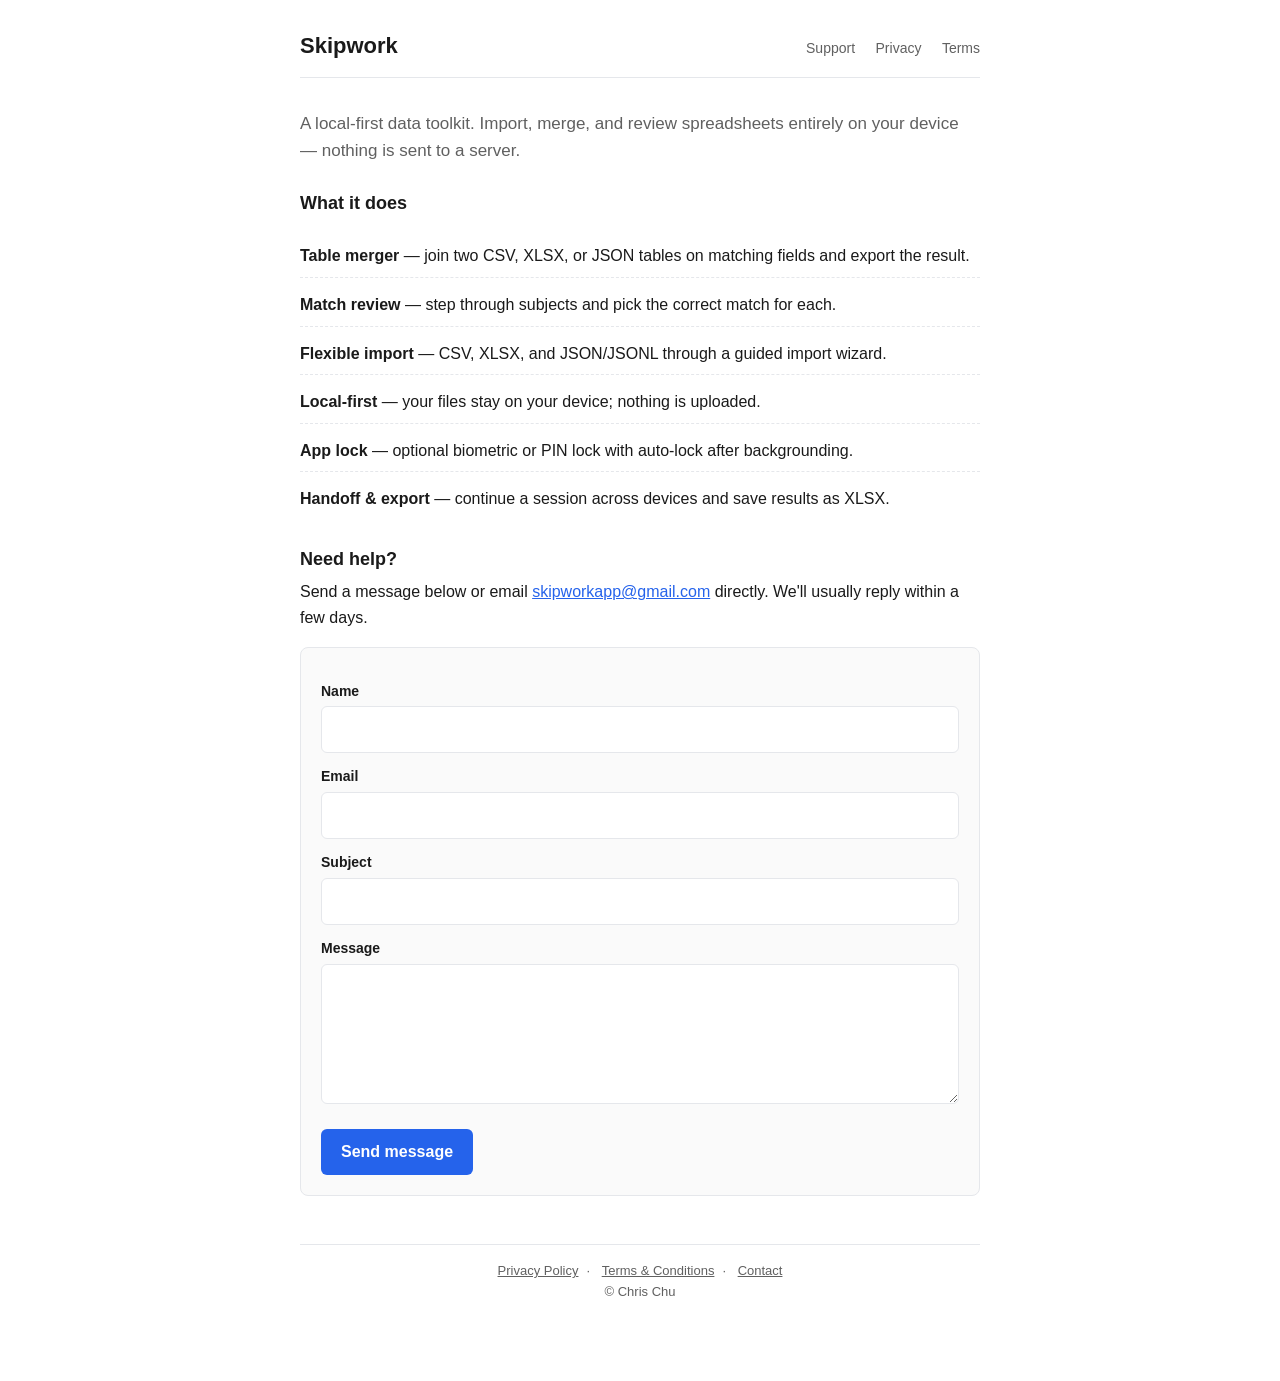
<file: docs/index.html>
<!doctype html>
<html lang="en">
<head>
  <meta charset="utf-8">
  <meta name="viewport" content="width=device-width, initial-scale=1">
  <title>Skipwork — Support</title>
  <meta name="description" content="Support and contact for Skipwork, a local-first data toolkit for merging and reviewing spreadsheets on macOS and iOS.">
  <link rel="stylesheet" href="style.css">
</head>
<body>
  <div class="wrap">
    <header>
      <h1>Skipwork</h1>
      <nav>
        <a href="index.html">Support</a>
        <a href="privacy.html">Privacy</a>
        <a href="terms.html">Terms</a>
      </nav>
    </header>

    <main>
      <p class="lead">A local-first data toolkit. Import, merge, and review spreadsheets entirely on your device — nothing is sent to a server.</p>

      <h2>What it does</h2>
      <ul class="feature-list">
        <li><strong>Table merger</strong> — join two CSV, XLSX, or JSON tables on matching fields and export the result.</li>
        <li><strong>Match review</strong> — step through subjects and pick the correct match for each.</li>
        <li><strong>Flexible import</strong> — CSV, XLSX, and JSON/JSONL through a guided import wizard.</li>
        <li><strong>Local-first</strong> — your files stay on your device; nothing is uploaded.</li>
        <li><strong>App lock</strong> — optional biometric or PIN lock with auto-lock after backgrounding.</li>
        <li><strong>Handoff &amp; export</strong> — continue a session across devices and save results as XLSX.</li>
      </ul>

      <h2>Need help?</h2>
      <p>Send a message below or email <a href="mailto:skipworkapp@gmail.com">skipworkapp@gmail.com</a> directly. We'll usually reply within a few days.</p>

      <form class="contact" action="https://formspree.io/f/mbdqpbje" method="POST">
        <input type="hidden" name="_subject" value="[Skipwork support]">

        <label for="name">Name</label>
        <input type="text" id="name" name="name" required autocomplete="name">

        <label for="email">Email</label>
        <input type="email" id="email" name="email" required autocomplete="email">

        <label for="subject">Subject</label>
        <input type="text" id="subject" name="subject" required>

        <label for="message">Message</label>
        <textarea id="message" name="message" required></textarea>

        <div class="gotcha" aria-hidden="true">
          <label for="_gotcha">Leave this field empty</label>
          <input type="text" id="_gotcha" name="_gotcha" tabindex="-1" autocomplete="off">
        </div>

        <button type="submit">Send message</button>
      </form>
    </main>

    <footer>
      <a href="privacy.html">Privacy Policy</a>·
      <a href="terms.html">Terms &amp; Conditions</a>·
      <a href="mailto:skipworkapp@gmail.com">Contact</a>
      <p>&copy; Chris Chu</p>
    </footer>
  </div>
</body>
</html>
</file>
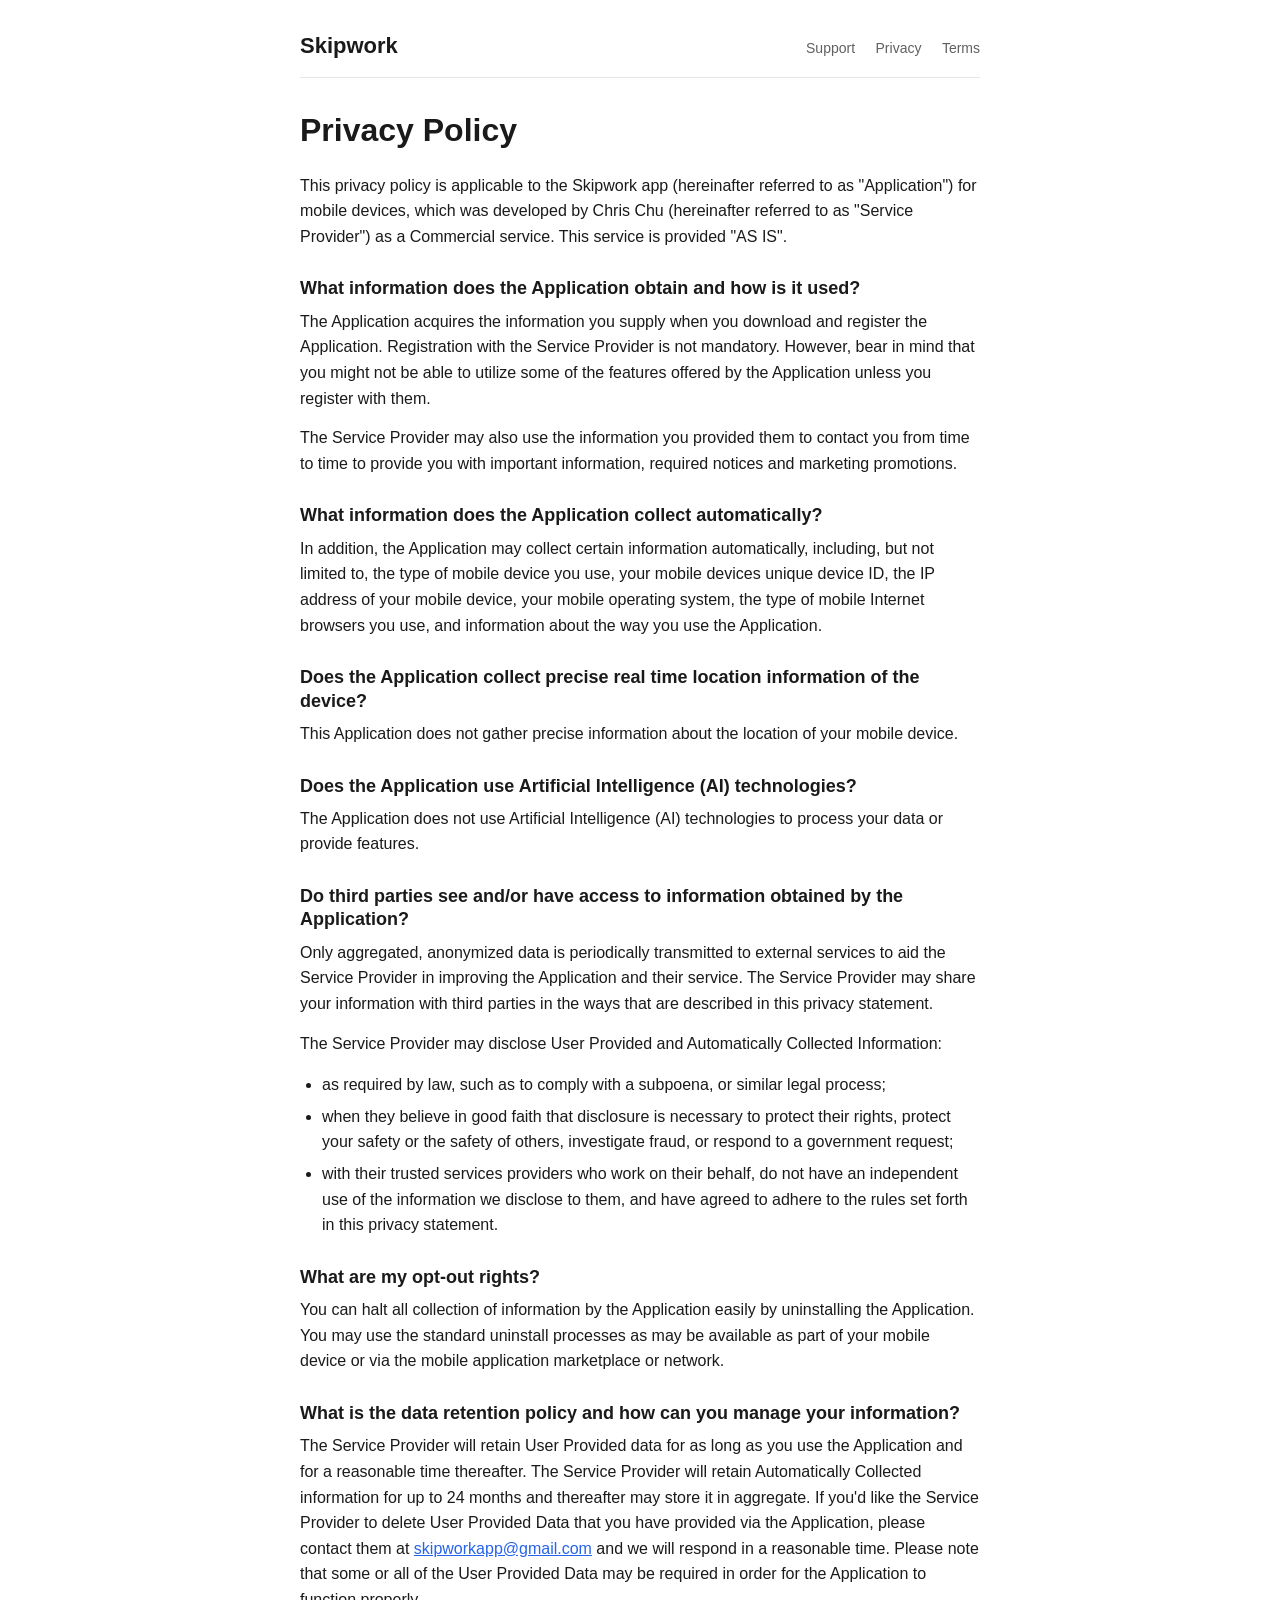
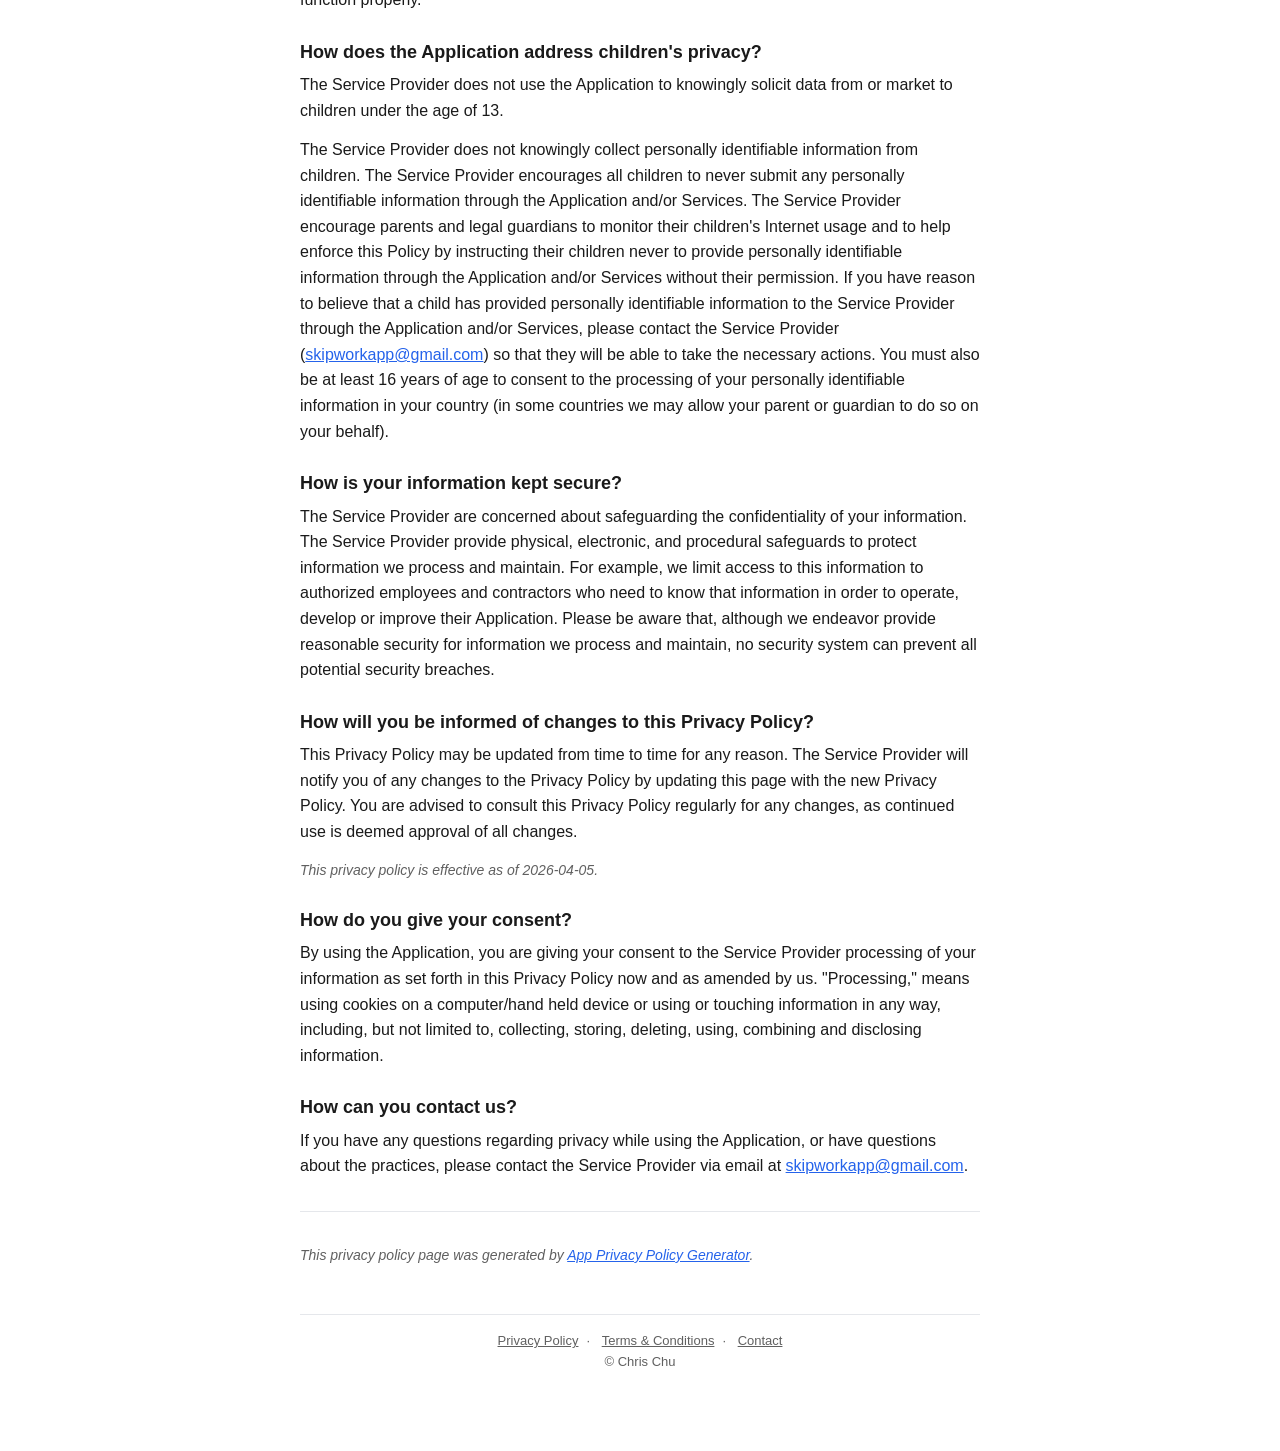
<file: docs/privacy.html>
<!doctype html>
<html lang="en">
<head>
  <meta charset="utf-8">
  <meta name="viewport" content="width=device-width, initial-scale=1">
  <title>Privacy Policy — Skipwork</title>
  <meta name="description" content="Privacy policy for the Skipwork app.">
  <link rel="stylesheet" href="style.css">
</head>
<body>
  <div class="wrap">
    <header>
      <h1>Skipwork</h1>
      <nav>
        <a href="index.html">Support</a>
        <a href="privacy.html">Privacy</a>
        <a href="terms.html">Terms</a>
      </nav>
    </header>

    <main>
      <h1>Privacy Policy</h1>

      <p>This privacy policy is applicable to the Skipwork app (hereinafter referred to as "Application") for mobile devices, which was developed by Chris Chu (hereinafter referred to as "Service Provider") as a Commercial service. This service is provided "AS IS".</p>

      <h2>What information does the Application obtain and how is it used?</h2>
      <p>The Application acquires the information you supply when you download and register the Application. Registration with the Service Provider is not mandatory. However, bear in mind that you might not be able to utilize some of the features offered by the Application unless you register with them.</p>
      <p>The Service Provider may also use the information you provided them to contact you from time to time to provide you with important information, required notices and marketing promotions.</p>

      <h2>What information does the Application collect automatically?</h2>
      <p>In addition, the Application may collect certain information automatically, including, but not limited to, the type of mobile device you use, your mobile devices unique device ID, the IP address of your mobile device, your mobile operating system, the type of mobile Internet browsers you use, and information about the way you use the Application.</p>

      <h2>Does the Application collect precise real time location information of the device?</h2>
      <p>This Application does not gather precise information about the location of your mobile device.</p>

      <h2>Does the Application use Artificial Intelligence (AI) technologies?</h2>
      <p>The Application does not use Artificial Intelligence (AI) technologies to process your data or provide features.</p>

      <h2>Do third parties see and/or have access to information obtained by the Application?</h2>
      <p>Only aggregated, anonymized data is periodically transmitted to external services to aid the Service Provider in improving the Application and their service. The Service Provider may share your information with third parties in the ways that are described in this privacy statement.</p>
      <p>The Service Provider may disclose User Provided and Automatically Collected Information:</p>
      <ul>
        <li>as required by law, such as to comply with a subpoena, or similar legal process;</li>
        <li>when they believe in good faith that disclosure is necessary to protect their rights, protect your safety or the safety of others, investigate fraud, or respond to a government request;</li>
        <li>with their trusted services providers who work on their behalf, do not have an independent use of the information we disclose to them, and have agreed to adhere to the rules set forth in this privacy statement.</li>
      </ul>

      <h2>What are my opt-out rights?</h2>
      <p>You can halt all collection of information by the Application easily by uninstalling the Application. You may use the standard uninstall processes as may be available as part of your mobile device or via the mobile application marketplace or network.</p>

      <h2>What is the data retention policy and how can you manage your information?</h2>
      <p>The Service Provider will retain User Provided data for as long as you use the Application and for a reasonable time thereafter. The Service Provider will retain Automatically Collected information for up to 24 months and thereafter may store it in aggregate. If you'd like the Service Provider to delete User Provided Data that you have provided via the Application, please contact them at <a href="mailto:skipworkapp@gmail.com">skipworkapp@gmail.com</a> and we will respond in a reasonable time. Please note that some or all of the User Provided Data may be required in order for the Application to function properly.</p>

      <h2>How does the Application address children's privacy?</h2>
      <p>The Service Provider does not use the Application to knowingly solicit data from or market to children under the age of 13.</p>
      <p>The Service Provider does not knowingly collect personally identifiable information from children. The Service Provider encourages all children to never submit any personally identifiable information through the Application and/or Services. The Service Provider encourage parents and legal guardians to monitor their children's Internet usage and to help enforce this Policy by instructing their children never to provide personally identifiable information through the Application and/or Services without their permission. If you have reason to believe that a child has provided personally identifiable information to the Service Provider through the Application and/or Services, please contact the Service Provider (<a href="mailto:skipworkapp@gmail.com">skipworkapp@gmail.com</a>) so that they will be able to take the necessary actions. You must also be at least 16 years of age to consent to the processing of your personally identifiable information in your country (in some countries we may allow your parent or guardian to do so on your behalf).</p>

      <h2>How is your information kept secure?</h2>
      <p>The Service Provider are concerned about safeguarding the confidentiality of your information. The Service Provider provide physical, electronic, and procedural safeguards to protect information we process and maintain. For example, we limit access to this information to authorized employees and contractors who need to know that information in order to operate, develop or improve their Application. Please be aware that, although we endeavor provide reasonable security for information we process and maintain, no security system can prevent all potential security breaches.</p>

      <h2>How will you be informed of changes to this Privacy Policy?</h2>
      <p>This Privacy Policy may be updated from time to time for any reason. The Service Provider will notify you of any changes to the Privacy Policy by updating this page with the new Privacy Policy. You are advised to consult this Privacy Policy regularly for any changes, as continued use is deemed approval of all changes.</p>

      <p class="effective">This privacy policy is effective as of 2026-04-05.</p>

      <h2>How do you give your consent?</h2>
      <p>By using the Application, you are giving your consent to the Service Provider processing of your information as set forth in this Privacy Policy now and as amended by us. "Processing," means using cookies on a computer/hand held device or using or touching information in any way, including, but not limited to, collecting, storing, deleting, using, combining and disclosing information.</p>

      <h2>How can you contact us?</h2>
      <p>If you have any questions regarding privacy while using the Application, or have questions about the practices, please contact the Service Provider via email at <a href="mailto:skipworkapp@gmail.com">skipworkapp@gmail.com</a>.</p>

      <hr>

      <p class="effective">This privacy policy page was generated by <a href="https://app-privacy-policy-generator.nisrulz.com/">App Privacy Policy Generator</a>.</p>
    </main>

    <footer>
      <a href="privacy.html">Privacy Policy</a>·
      <a href="terms.html">Terms &amp; Conditions</a>·
      <a href="mailto:skipworkapp@gmail.com">Contact</a>
      <p>&copy; Chris Chu</p>
    </footer>
  </div>
</body>
</html>
</file>
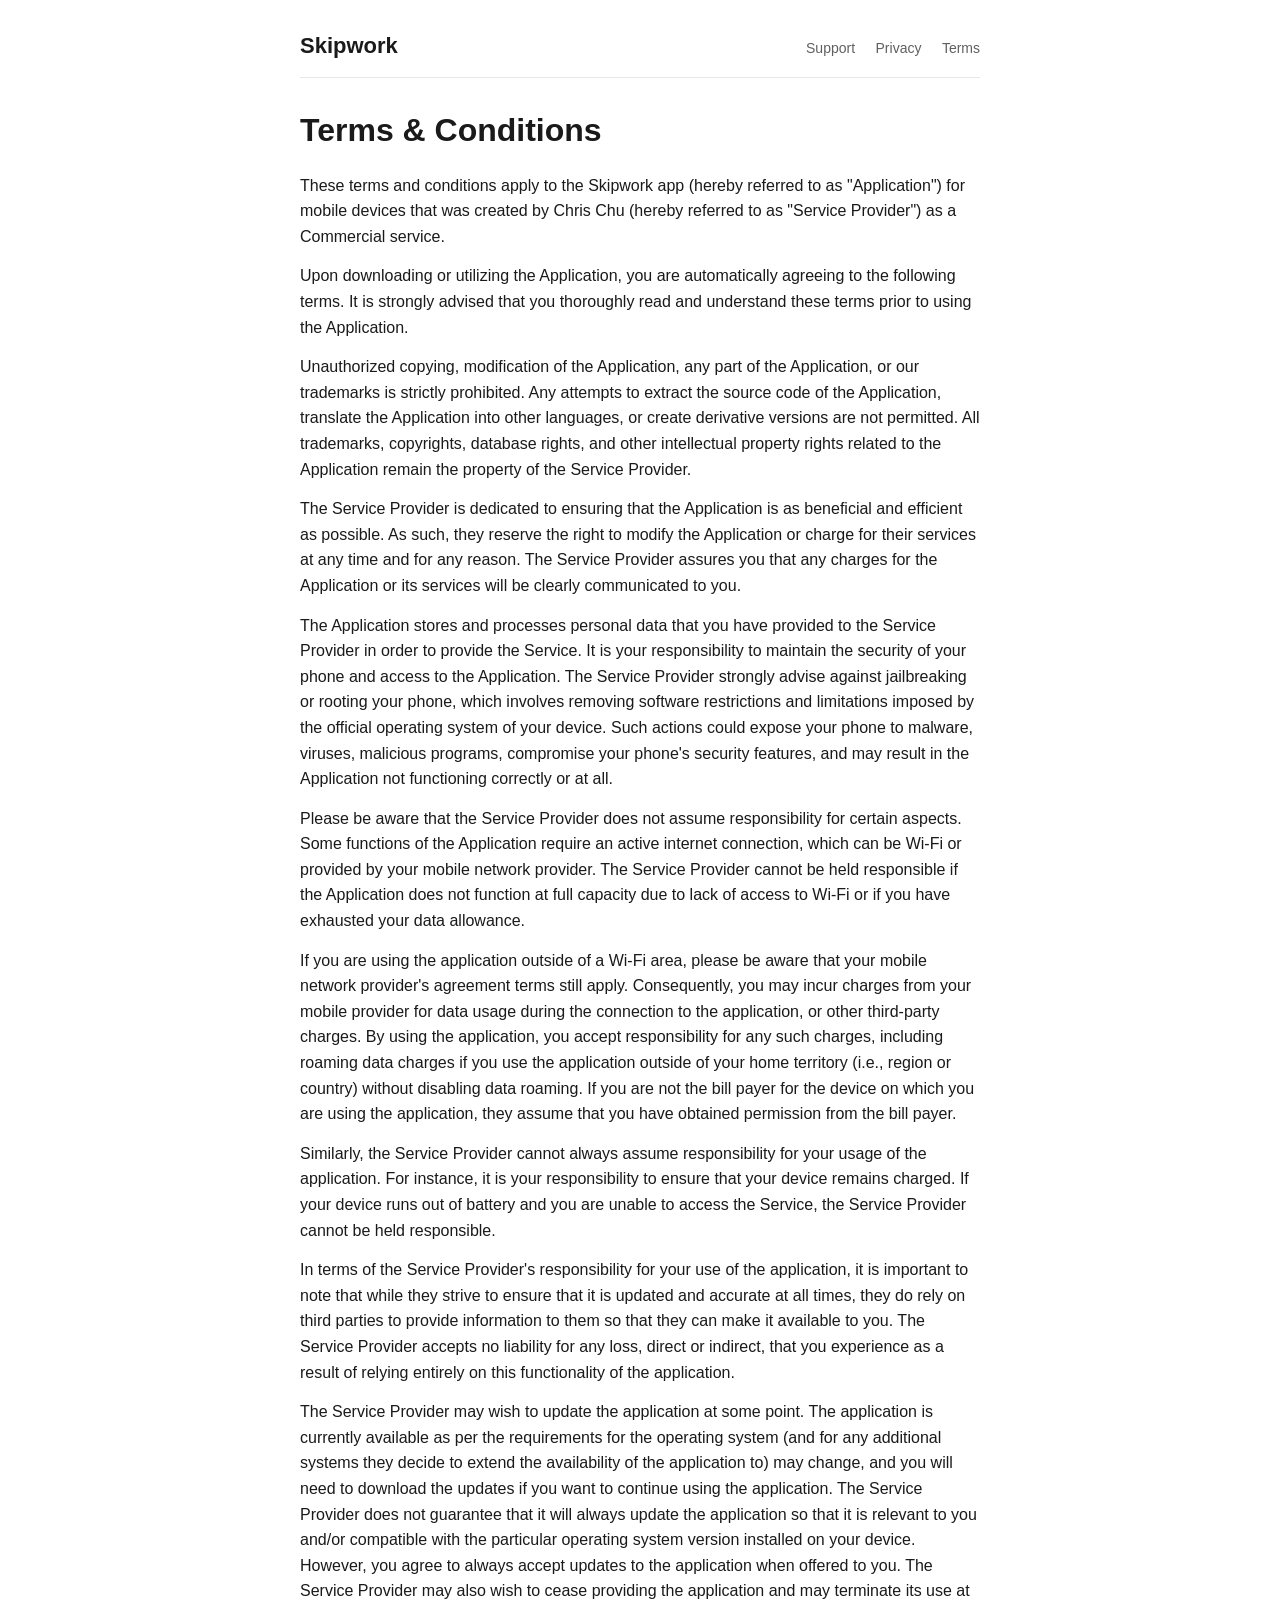
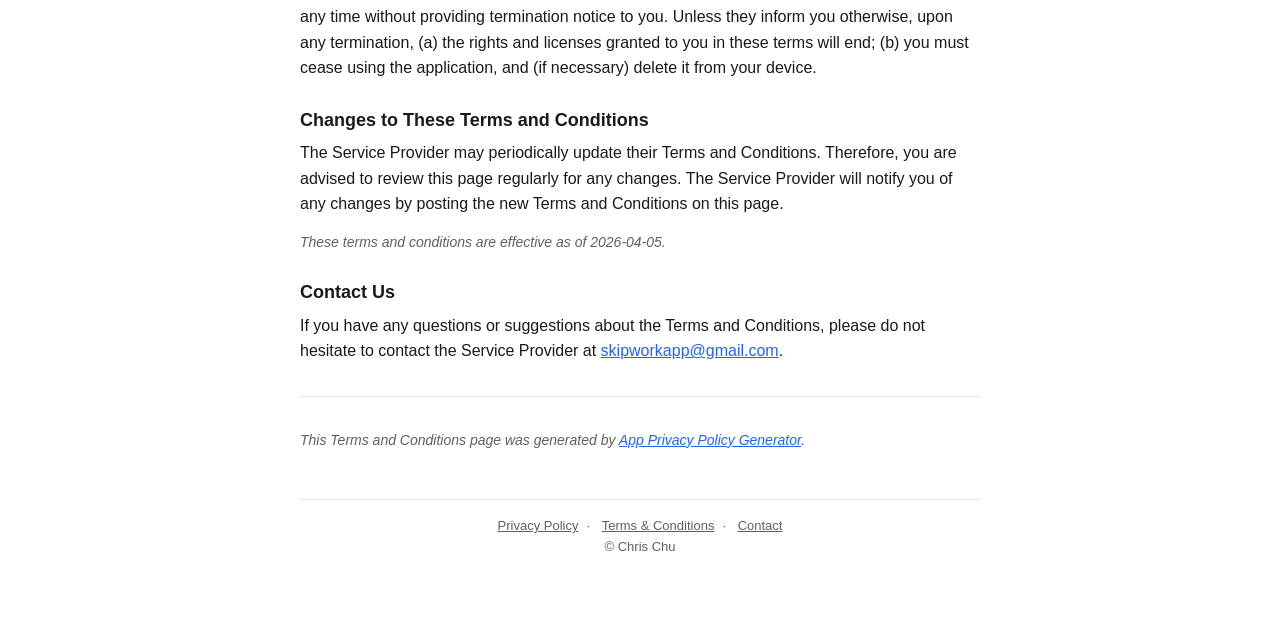
<file: docs/terms.html>
<!doctype html>
<html lang="en">
<head>
  <meta charset="utf-8">
  <meta name="viewport" content="width=device-width, initial-scale=1">
  <title>Terms &amp; Conditions — Skipwork</title>
  <meta name="description" content="Terms and conditions for the Skipwork app.">
  <link rel="stylesheet" href="style.css">
</head>
<body>
  <div class="wrap">
    <header>
      <h1>Skipwork</h1>
      <nav>
        <a href="index.html">Support</a>
        <a href="privacy.html">Privacy</a>
        <a href="terms.html">Terms</a>
      </nav>
    </header>

    <main>
      <h1>Terms &amp; Conditions</h1>

      <p>These terms and conditions apply to the Skipwork app (hereby referred to as "Application") for mobile devices that was created by Chris Chu (hereby referred to as "Service Provider") as a Commercial service.</p>

      <p>Upon downloading or utilizing the Application, you are automatically agreeing to the following terms. It is strongly advised that you thoroughly read and understand these terms prior to using the Application.</p>

      <p>Unauthorized copying, modification of the Application, any part of the Application, or our trademarks is strictly prohibited. Any attempts to extract the source code of the Application, translate the Application into other languages, or create derivative versions are not permitted. All trademarks, copyrights, database rights, and other intellectual property rights related to the Application remain the property of the Service Provider.</p>

      <p>The Service Provider is dedicated to ensuring that the Application is as beneficial and efficient as possible. As such, they reserve the right to modify the Application or charge for their services at any time and for any reason. The Service Provider assures you that any charges for the Application or its services will be clearly communicated to you.</p>

      <p>The Application stores and processes personal data that you have provided to the Service Provider in order to provide the Service. It is your responsibility to maintain the security of your phone and access to the Application. The Service Provider strongly advise against jailbreaking or rooting your phone, which involves removing software restrictions and limitations imposed by the official operating system of your device. Such actions could expose your phone to malware, viruses, malicious programs, compromise your phone's security features, and may result in the Application not functioning correctly or at all.</p>

      <p>Please be aware that the Service Provider does not assume responsibility for certain aspects. Some functions of the Application require an active internet connection, which can be Wi-Fi or provided by your mobile network provider. The Service Provider cannot be held responsible if the Application does not function at full capacity due to lack of access to Wi-Fi or if you have exhausted your data allowance.</p>

      <p>If you are using the application outside of a Wi-Fi area, please be aware that your mobile network provider's agreement terms still apply. Consequently, you may incur charges from your mobile provider for data usage during the connection to the application, or other third-party charges. By using the application, you accept responsibility for any such charges, including roaming data charges if you use the application outside of your home territory (i.e., region or country) without disabling data roaming. If you are not the bill payer for the device on which you are using the application, they assume that you have obtained permission from the bill payer.</p>

      <p>Similarly, the Service Provider cannot always assume responsibility for your usage of the application. For instance, it is your responsibility to ensure that your device remains charged. If your device runs out of battery and you are unable to access the Service, the Service Provider cannot be held responsible.</p>

      <p>In terms of the Service Provider's responsibility for your use of the application, it is important to note that while they strive to ensure that it is updated and accurate at all times, they do rely on third parties to provide information to them so that they can make it available to you. The Service Provider accepts no liability for any loss, direct or indirect, that you experience as a result of relying entirely on this functionality of the application.</p>

      <p>The Service Provider may wish to update the application at some point. The application is currently available as per the requirements for the operating system (and for any additional systems they decide to extend the availability of the application to) may change, and you will need to download the updates if you want to continue using the application. The Service Provider does not guarantee that it will always update the application so that it is relevant to you and/or compatible with the particular operating system version installed on your device. However, you agree to always accept updates to the application when offered to you. The Service Provider may also wish to cease providing the application and may terminate its use at any time without providing termination notice to you. Unless they inform you otherwise, upon any termination, (a) the rights and licenses granted to you in these terms will end; (b) you must cease using the application, and (if necessary) delete it from your device.</p>

      <h2>Changes to These Terms and Conditions</h2>
      <p>The Service Provider may periodically update their Terms and Conditions. Therefore, you are advised to review this page regularly for any changes. The Service Provider will notify you of any changes by posting the new Terms and Conditions on this page.</p>

      <p class="effective">These terms and conditions are effective as of 2026-04-05.</p>

      <h2>Contact Us</h2>
      <p>If you have any questions or suggestions about the Terms and Conditions, please do not hesitate to contact the Service Provider at <a href="mailto:skipworkapp@gmail.com">skipworkapp@gmail.com</a>.</p>

      <hr>

      <p class="effective">This Terms and Conditions page was generated by <a href="https://app-privacy-policy-generator.nisrulz.com/">App Privacy Policy Generator</a>.</p>
    </main>

    <footer>
      <a href="privacy.html">Privacy Policy</a>·
      <a href="terms.html">Terms &amp; Conditions</a>·
      <a href="mailto:skipworkapp@gmail.com">Contact</a>
      <p>&copy; Chris Chu</p>
    </footer>
  </div>
</body>
</html>
</file>
<file: docs/style.css>
:root {
  --bg: #ffffff;
  --fg: #1a1a1a;
  --muted: #606060;
  --accent: #2563eb;
  --border: #e5e7eb;
  --card: #fafafa;
}

@media (prefers-color-scheme: dark) {
  :root {
    --bg: #0f1115;
    --fg: #e8e8e8;
    --muted: #9a9a9a;
    --accent: #60a5fa;
    --border: #2a2d33;
    --card: #161a20;
  }
}

* { box-sizing: border-box; }

html { -webkit-text-size-adjust: 100%; }

body {
  margin: 0;
  font-family: -apple-system, BlinkMacSystemFont, "Segoe UI", Roboto, Helvetica, Arial, sans-serif;
  font-size: 16px;
  line-height: 1.6;
  color: var(--fg);
  background: var(--bg);
}

.wrap {
  max-width: 720px;
  margin: 0 auto;
  padding: 32px 20px 64px;
}

header {
  border-bottom: 1px solid var(--border);
  padding-bottom: 16px;
  margin-bottom: 32px;
  display: flex;
  justify-content: space-between;
  align-items: baseline;
  flex-wrap: wrap;
  gap: 8px;
}

header h1 {
  font-size: 22px;
  margin: 0;
}

nav a {
  margin-left: 16px;
  color: var(--muted);
  text-decoration: none;
  font-size: 14px;
}

nav a:hover { color: var(--accent); }

h1, h2, h3 { line-height: 1.3; }

h2 {
  font-size: 18px;
  margin-top: 28px;
  margin-bottom: 8px;
}

p { margin: 0 0 14px; }

a { color: var(--accent); }

ul { padding-left: 22px; }
li { margin-bottom: 6px; }

hr {
  border: 0;
  border-top: 1px solid var(--border);
  margin: 32px 0;
}

footer {
  margin-top: 48px;
  padding-top: 16px;
  border-top: 1px solid var(--border);
  color: var(--muted);
  font-size: 13px;
  text-align: center;
}

footer a { color: var(--muted); margin: 0 8px; }

.lead {
  font-size: 17px;
  color: var(--muted);
  margin-bottom: 24px;
}

form.contact {
  background: var(--card);
  border: 1px solid var(--border);
  border-radius: 8px;
  padding: 20px;
  margin-top: 16px;
}

form.contact label {
  display: block;
  font-size: 14px;
  font-weight: 600;
  margin-bottom: 4px;
  margin-top: 12px;
}

form.contact input,
form.contact textarea {
  width: 100%;
  padding: 10px 12px;
  font: inherit;
  color: var(--fg);
  background: var(--bg);
  border: 1px solid var(--border);
  border-radius: 6px;
}

form.contact input:focus,
form.contact textarea:focus {
  outline: 2px solid var(--accent);
  outline-offset: -1px;
  border-color: var(--accent);
}

form.contact textarea {
  min-height: 140px;
  resize: vertical;
}

form.contact button {
  margin-top: 18px;
  padding: 10px 20px;
  font: inherit;
  font-weight: 600;
  color: #fff;
  background: var(--accent);
  border: 0;
  border-radius: 6px;
  cursor: pointer;
}

form.contact button:hover { filter: brightness(1.05); }

.gotcha {
  position: absolute;
  left: -5000px;
  width: 1px;
  height: 1px;
  overflow: hidden;
}

.feature-list {
  list-style: none;
  padding: 0;
  margin: 20px 0;
}

.feature-list li {
  padding: 8px 0;
  border-bottom: 1px dashed var(--border);
}

.feature-list li:last-child { border-bottom: 0; }

.effective {
  color: var(--muted);
  font-size: 14px;
  font-style: italic;
}
</file>
